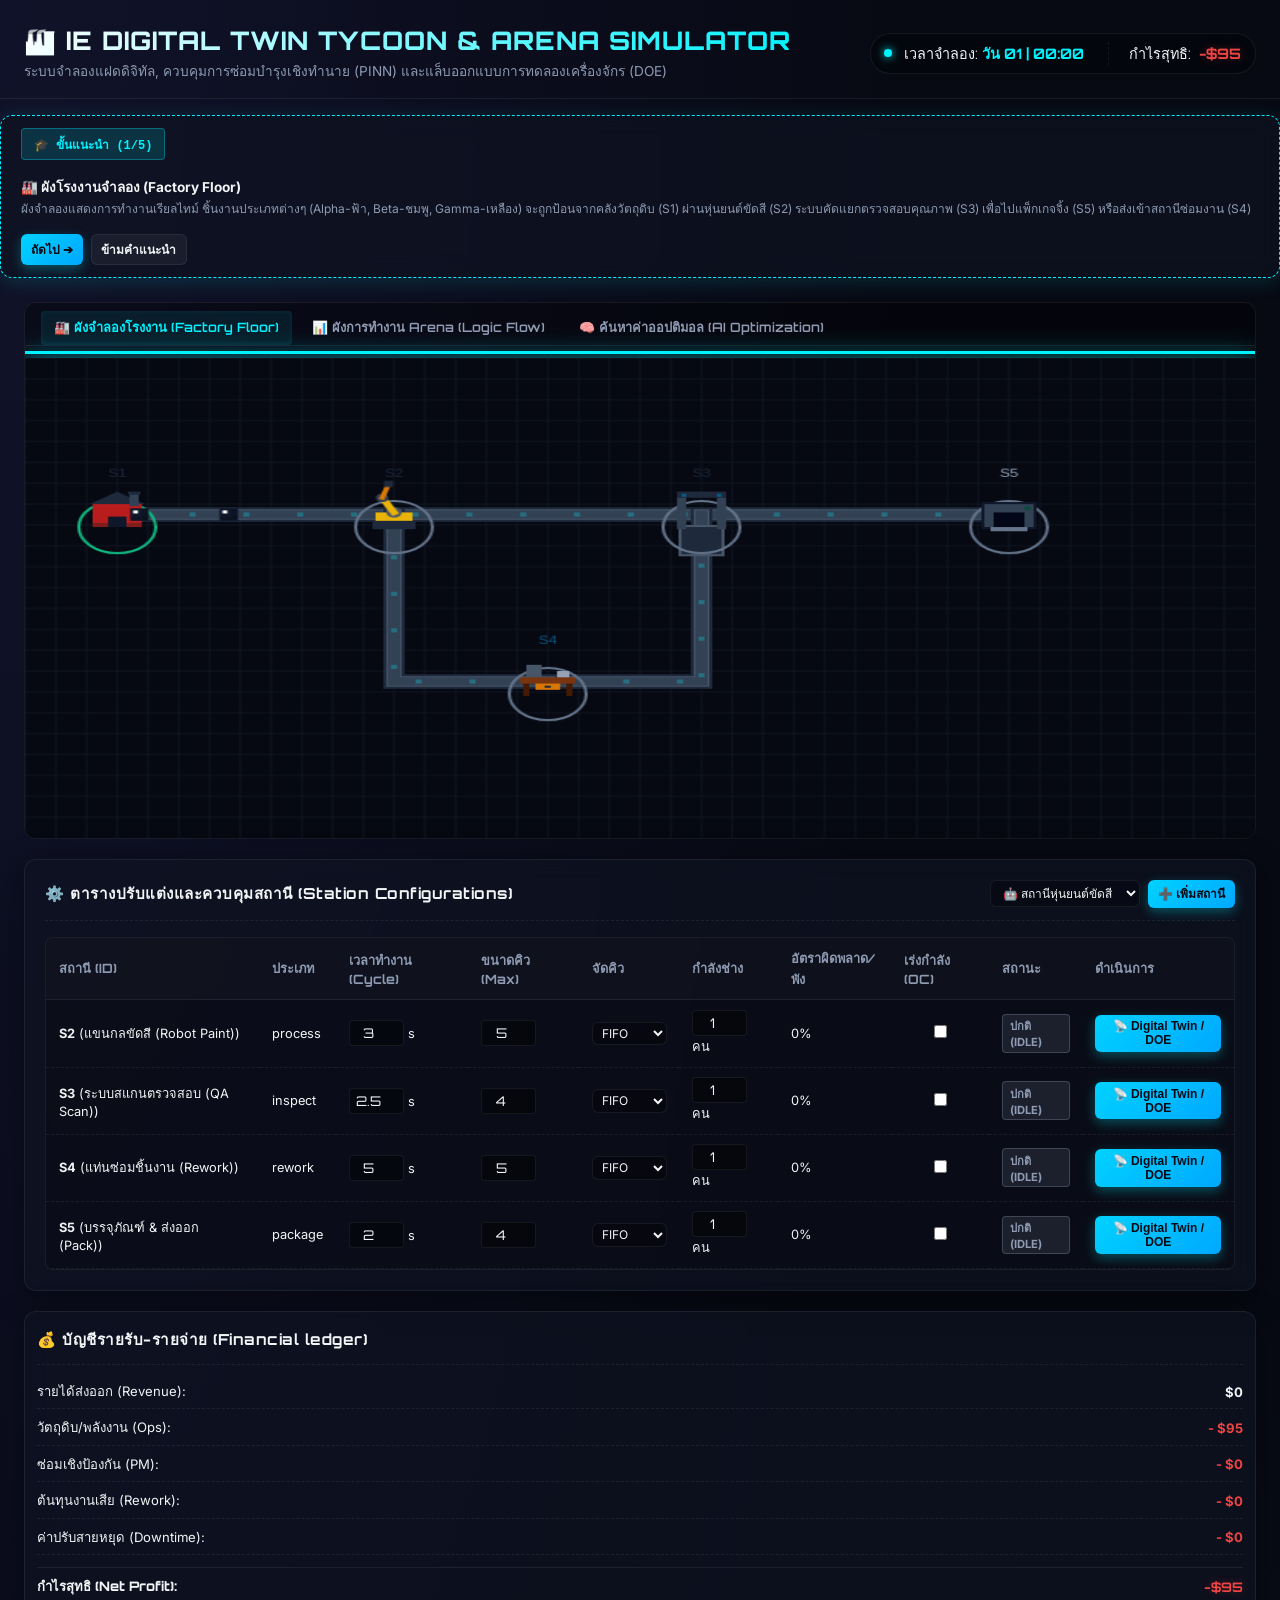
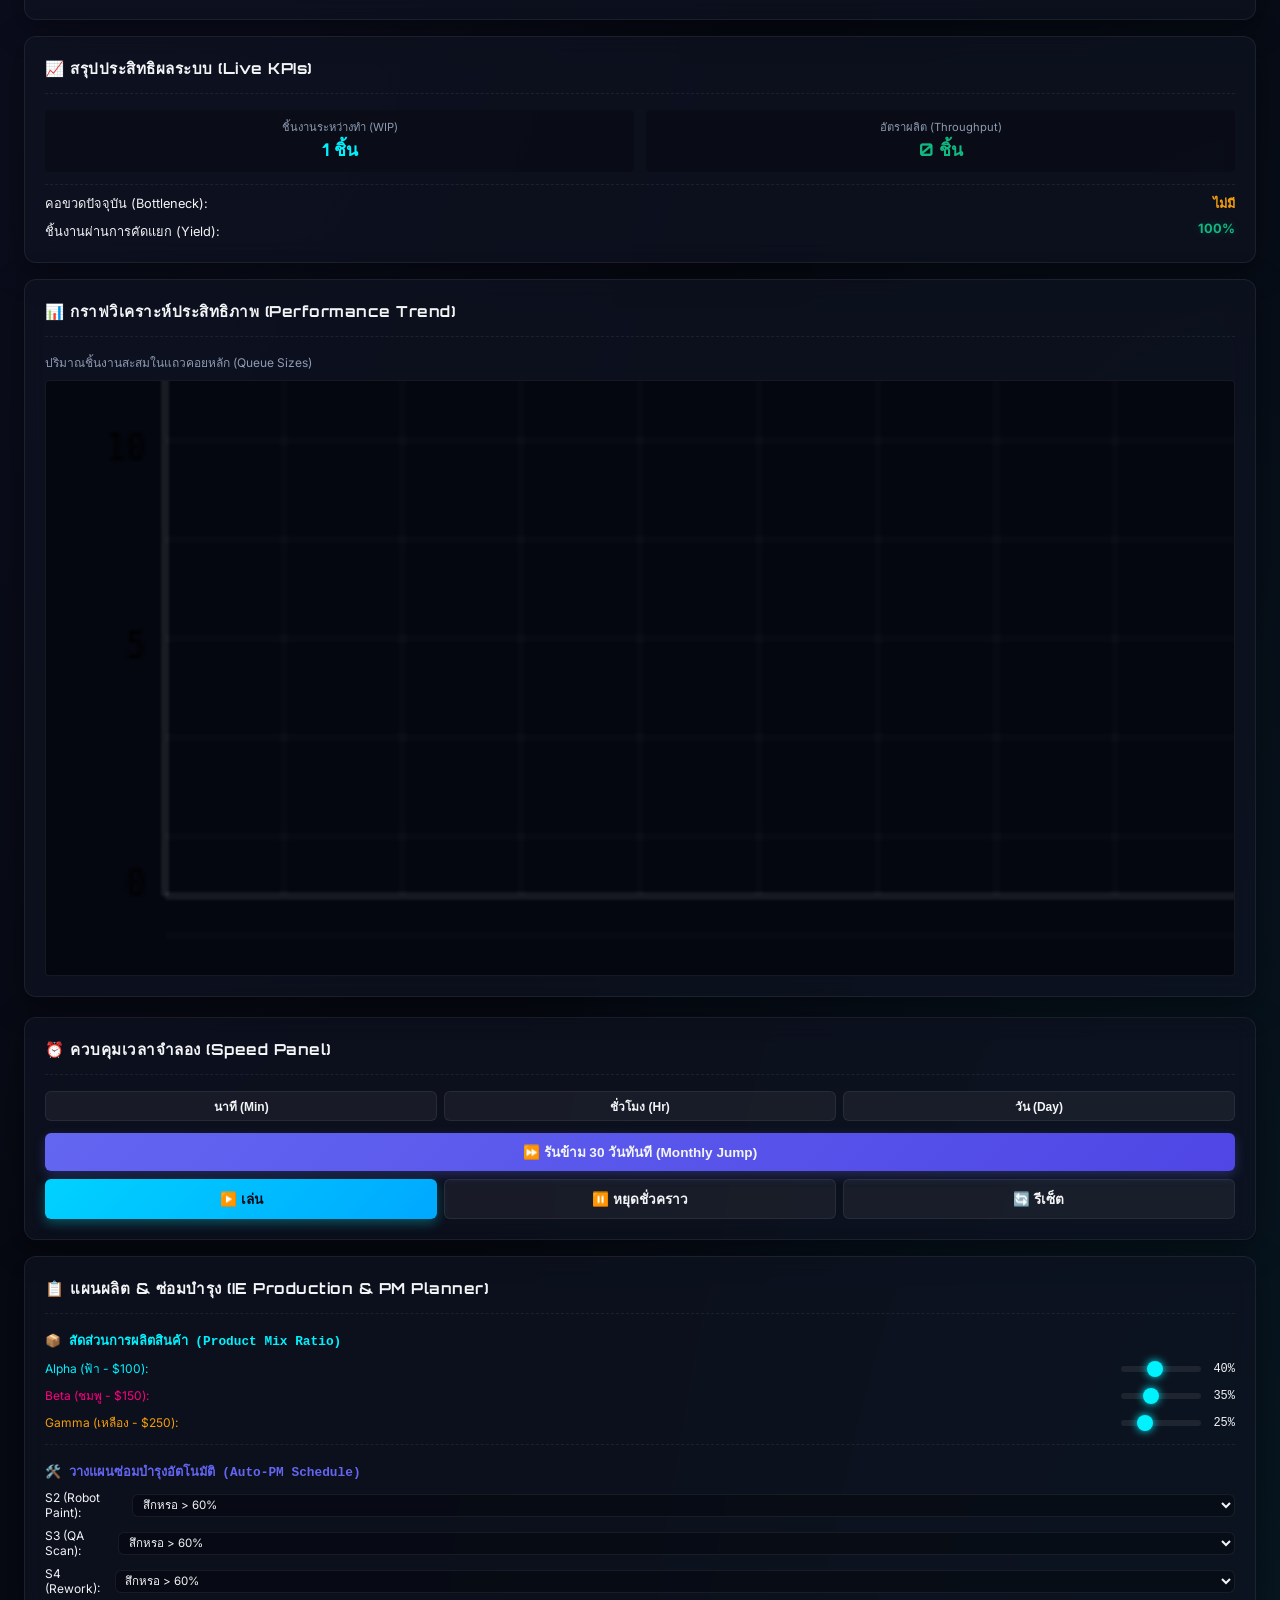
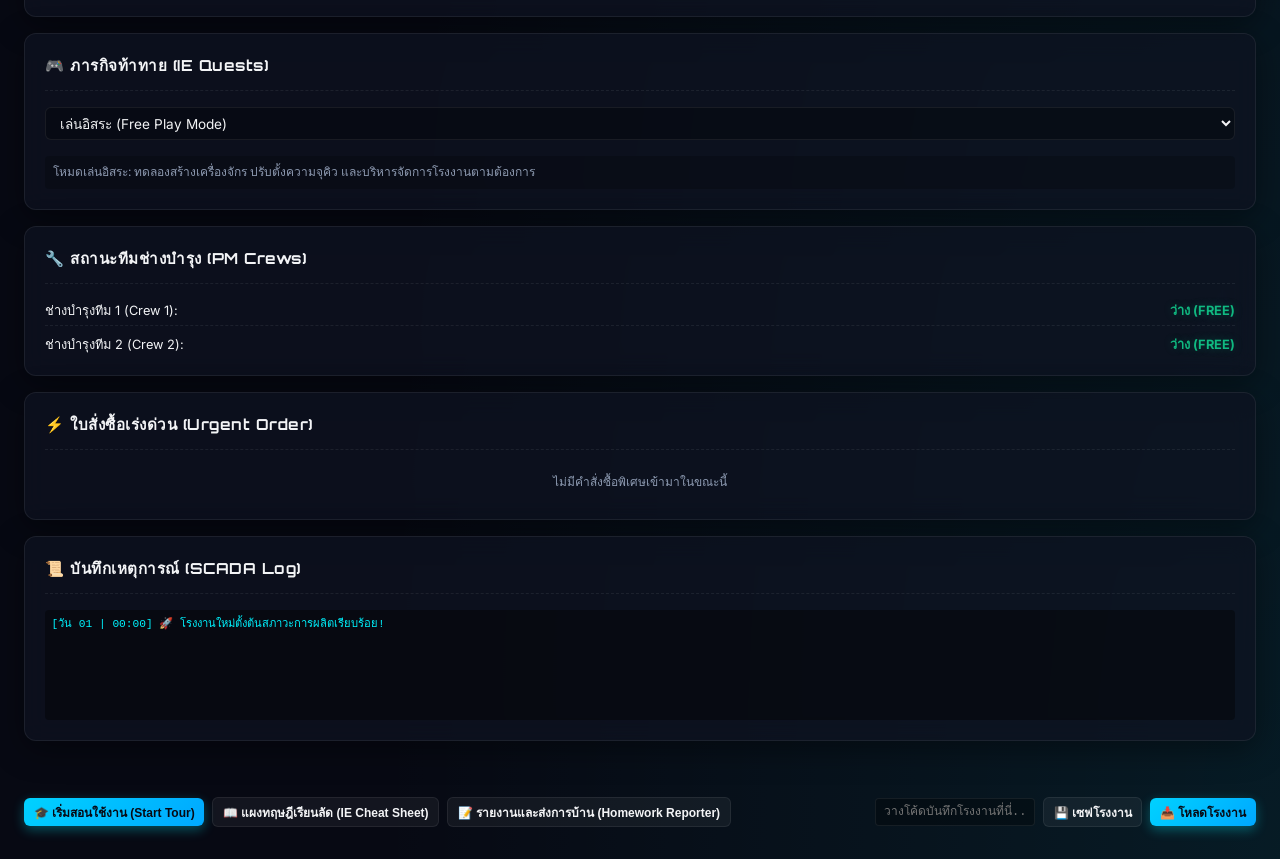
<file: arena-sim/index.html>
<!DOCTYPE html>
<html lang="th">
<head>
  <meta charset="UTF-8">
  <meta name="viewport" content="width=device-width, initial-scale=1.0">
  <title>IE Digital Twin Tycoon & SCADA Simulator</title>
  <link rel="stylesheet" href="style.css">
</head>
<body>

  <!-- Top Main Header -->
  <header class="main-header">
    <div class="header-title">
      <h1>🏭 IE DIGITAL TWIN TYCOON & ARENA SIMULATOR</h1>
      <p>ระบบจำลองแฝดดิจิทัล, ควบคุมการซ่อมบำรุงเชิงทำนาย (PINN) และแล็บออกแบบการทดลองเครื่องจักร (DOE)</p>
    </div>
    
    <div class="time-hud">
      <div class="time-pulse" id="time-pulse"></div>
      <div style="display: flex; gap: 1.5rem; align-items: center;">
        <div>
          <span>เวลาจำลอง: </span>
          <strong id="sim-clock" style="color: var(--color-cyan);">วัน 01 | 00:00</strong>
        </div>
        <div style="border-left: 1px dashed var(--border-color); padding-left: 1.25rem; display: flex; align-items: center; gap: 0.5rem;">
          <span>กำไรสุทธิ: </span>
          <strong id="hud-net-profit" class="profit-text">$0</strong>
        </div>
      </div>
    </div>
  </header>

  <!-- Floating Onboarding Tour Banner -->
  <div class="tutorial-banner" id="tutorial-banner">
    <div style="display: flex; align-items: center; gap: 1rem; flex-wrap: wrap; width: 100%;">
      <div style="background: rgba(0, 242, 254, 0.15); color: var(--color-cyan); padding: 0.35rem 0.75rem; border-radius: 4px; font-size: 0.75rem; font-weight: bold; border: 1px solid rgba(0, 242, 254, 0.3); font-family: monospace;">
        🎓 ขั้นแนะนำ (<span id="tour-step-num">1</span>/5)
      </div>
      <div style="flex-grow: 1; min-width: 250px;">
        <strong id="tour-step-title" style="color: var(--text-primary); font-size: 0.85rem; display: block; margin-bottom: 0.2rem;">ยินดีต้อนรับสู่ระบบจำลองโรงงานดิจิทัล</strong>
        <p id="tour-step-desc" style="color: var(--text-secondary); font-size: 0.75rem; margin: 0; line-height: 1.4;">หน้าผังโรงงานจำลอง (Factory Floor) แสดงสายพานลำเลียงเครื่องจักรและการจำลองคิวแบบเรียลไทม์ ชิ้นงานจะไหลจาก S1 ไปยัง S5</p>
      </div>
      <div style="display: flex; gap: 0.5rem;">
        <button class="btn btn-cyan btn-sm" id="btn-tour-next">ถัดไป ➔</button>
        <button class="btn btn-sm" id="btn-tour-skip">ข้ามคำแนะนำ</button>
      </div>
    </div>
  </div>

  <!-- Dashboard Container -->
  <main class="dashboard">

    <!-- LEFT COLUMN: CONTROLS & SCHEDULES -->
    <section>
      
      <!-- Time Speed Controls -->
      <div class="card">
        <div class="card-header">
          <h2 class="card-title">⏰ ควบคุมเวลาจำลอง (Speed Panel)</h2>
        </div>
        <div class="btn-group" style="margin-bottom: 0.75rem;">
          <button class="btn btn-sm active" id="btn-speed-min" title="1 วินาทีจริง = 1 นาทีจำลอง">นาที (Min)</button>
          <button class="btn btn-sm" id="btn-speed-hr" title="1 วินาทีจริง = 1 ชั่วโมงจำลอง">ชั่วโมง (Hr)</button>
          <button class="btn btn-sm" id="btn-speed-day" title="1 วินาทีจริง = 1 วันจำลอง">วัน (Day)</button>
        </div>
        <button class="btn btn-primary" id="btn-fast-forward" style="width: 100%; margin-bottom: 0.5rem;" title="ข้ามการคำนวณจำลองไปยังสิ้นเดือน 30 วันทันที">
          ⏩ รันข้าม 30 วันทันที (Monthly Jump)
        </button>
        <div class="btn-group">
          <button class="btn btn-cyan" id="btn-sim-play">▶️ เล่น</button>
          <button class="btn" id="btn-sim-pause">⏸️ หยุดชั่วคราว</button>
          <button class="btn" id="btn-sim-reset">🔄 รีเซ็ต</button>
        </div>
      </div>

      <!-- Production & PM Planner Card -->
      <div class="card" id="planner-card">
        <div class="card-header">
          <h2 class="card-title">📋 แผนผลิต & ซ่อมบำรุง (IE Production & PM Planner)</h2>
        </div>
        
        <!-- Section 1: Multi-Product Production Mix -->
        <div style="margin-bottom: 1rem; border-bottom: 1px dashed var(--border-color); padding-bottom: 0.75rem;">
          <h3 style="font-size: 0.8rem; color: var(--color-cyan); margin-bottom: 0.5rem; font-family: monospace;">📦 สัดส่วนการผลิตสินค้า (Product Mix Ratio)</h3>
          <div style="display: flex; flex-direction: column; gap: 0.5rem; font-size: 0.75rem;">
            <div style="display: flex; align-items: center; justify-content: space-between; gap: 0.5rem;">
              <span style="color: var(--color-cyan);">Alpha (ฟ้า - $100):</span>
              <div style="display: flex; align-items: center; gap: 0.25rem;">
                <input type="range" id="mix-alpha" min="0" max="100" value="40" style="width: 80px;" oninput="adjustProdMix('alpha')">
                <span id="mix-alpha-lbl" style="width: 30px; text-align: right; font-family: monospace;">40%</span>
              </div>
            </div>
            <div style="display: flex; align-items: center; justify-content: space-between; gap: 0.5rem;">
              <span style="color: var(--color-magenta);">Beta (ชมพู - $150):</span>
              <div style="display: flex; align-items: center; gap: 0.25rem;">
                <input type="range" id="mix-beta" min="0" max="100" value="35" style="width: 80px;" oninput="adjustProdMix('beta')">
                <span id="mix-beta-lbl" style="width: 30px; text-align: right; font-family: monospace;">35%</span>
              </div>
            </div>
            <div style="display: flex; align-items: center; justify-content: space-between; gap: 0.5rem;">
              <span style="color: var(--color-amber);">Gamma (เหลือง - $250):</span>
              <div style="display: flex; align-items: center; gap: 0.25rem;">
                <input type="range" id="mix-gamma" min="0" max="100" value="25" style="width: 80px;" oninput="adjustProdMix('gamma')">
                <span id="mix-gamma-lbl" style="width: 30px; text-align: right; font-family: monospace;">25%</span>
              </div>
            </div>
          </div>
        </div>

        <!-- Section 2: Automated PM Scheduler -->
        <div>
          <h3 style="font-size: 0.8rem; color: var(--color-indigo); margin-bottom: 0.5rem; font-family: monospace;">🛠️ วางแผนซ่อมบำรุงอัตโนมัติ (Auto-PM Schedule)</h3>
          <div style="display: flex; flex-direction: column; gap: 0.5rem; font-size: 0.75rem;">
            <div style="display: flex; justify-content: space-between; align-items: center;">
              <span>S2 (Robot Paint):</span>
              <select id="autopm-s2" style="font-size: 0.72rem; padding: 0.15rem 0.35rem;" onchange="updateAutoPmSettings()">
                <option value="off">ปิด (Manual)</option>
                <option value="40">สึกหรอ > 40%</option>
                <option value="60" selected>สึกหรอ > 60%</option>
                <option value="80">สึกหรอ > 80%</option>
              </select>
            </div>
            <div style="display: flex; justify-content: space-between; align-items: center;">
              <span>S3 (QA Scan):</span>
              <select id="autopm-s3" style="font-size: 0.72rem; padding: 0.15rem 0.35rem;" onchange="updateAutoPmSettings()">
                <option value="off">ปิด (Manual)</option>
                <option value="40">สึกหรอ > 40%</option>
                <option value="60" selected>สึกหรอ > 60%</option>
                <option value="80">สึกหรอ > 80%</option>
              </select>
            </div>
            <div style="display: flex; justify-content: space-between; align-items: center;">
              <span>S4 (Rework):</span>
              <select id="autopm-s4" style="font-size: 0.72rem; padding: 0.15rem 0.35rem;" onchange="updateAutoPmSettings()">
                <option value="off">ปิด (Manual)</option>
                <option value="40">สึกหรอ > 40%</option>
                <option value="60" selected>สึกหรอ > 60%</option>
                <option value="80">สึกหรอ > 80%</option>
              </select>
            </div>
          </div>
        </div>
      </div>

      <!-- Scenarios / Challenges -->
      <div class="card">
        <div class="card-header">
          <h2 class="card-title">🎮 ภารกิจท้าทาย (IE Quests)</h2>
        </div>
        <div class="form-group">
          <select id="select-challenge">
            <option value="free">เล่นอิสระ (Free Play Mode)</option>
            <option value="quest1">เควส 1: ทลายคอขวด (Bottleneck Buster)</option>
            <option value="quest2">เควส 2: ควบคุมคุณภาพ (Six Sigma Quest)</option>
            <option value="quest3">เควส 3: ปฏิวัติลีนไร้คิว (Zero-WIP Lean)</option>
          </select>
        </div>
        <div id="challenge-desc" style="font-size: 0.75rem; color: var(--text-secondary); line-height: 1.4; background: rgba(0,0,0,0.2); padding: 0.5rem; border-radius: 4px;">
          โหมดเล่นอิสระ: ทดลองสร้างเครื่องจักร ปรับตั้งความจุคิว และบริหารจัดการโรงงานตามต้องการ
        </div>
      </div>

      <!-- Maintenance Crews Status -->
      <div class="card">
        <div class="card-header">
          <h2 class="card-title">🔧 สถานะทีมช่างบำรุง (PM Crews)</h2>
        </div>
        <div style="display: flex; flex-direction: column; gap: 0.5rem; font-size: 0.8rem;">
          <div style="display: flex; justify-content: space-between; align-items: center; border-bottom: 1px dashed var(--border-color); padding-bottom: 0.25rem;">
            <span>ช่างบำรุงทีม 1 (Crew 1):</span>
            <strong id="crew1-status" class="profit-text">ว่าง (FREE)</strong>
          </div>
          <div style="display: flex; justify-content: space-between; align-items: center;">
            <span>ช่างบำรุงทีม 2 (Crew 2):</span>
            <strong id="crew2-status" class="profit-text">ว่าง (FREE)</strong>
          </div>
        </div>
      </div>

      <!-- Urgent Orders -->
      <div class="card">
        <div class="card-header">
          <h2 class="card-title">⚡ ใบสั่งซื้อเร่งด่วน (Urgent Order)</h2>
        </div>
        <div id="urgent-order-box" style="font-size: 0.75rem; line-height: 1.4; color: var(--text-secondary); text-align: center; padding: 0.5rem 0;">
          <span style="color: var(--text-secondary);">ไม่มีคำสั่งซื้อพิเศษเข้ามาในขณะนี้</span>
        </div>
      </div>

      <!-- Event Journal Log -->
      <div class="card">
        <div class="card-header">
          <h2 class="card-title">📜 บันทึกเหตุการณ์ (SCADA Log)</h2>
        </div>
        <div id="scada-journal" style="height: 110px; overflow-y: auto; font-family: monospace; font-size: 0.7rem; color: var(--color-cyan); line-height: 1.5; background: rgba(0,0,0,0.4); padding: 0.4rem; border-radius: 4px;">
          <div>[00:00 วัน 01] ยินดีต้อนรับสู่ระบบจำลอง Digital Twin...</div>
          <div>[00:00 วัน 01] ตั้งค่าโหมดความเร็วเริ่มต้นแบบรายวัน</div>
        </div>
      </div>

    </section>

    <!-- CENTER COLUMN: VISUAL SIMULATOR (FACTORY FLOOR) -->
    <section style="display: flex; flex-direction: column; gap: 1.25rem;">
      
      <!-- Alarm Warning Banner -->
      <div class="emergency-banner" id="alarm-banner">
        <div style="display: flex; align-items: center; gap: 0.5rem;">
          <span style="font-size: 1.2rem;">⚠️</span>
          <div>
            <strong style="color: var(--text-primary); font-size: 0.85rem;" id="alarm-title">เกิดข้อบกพร่องสะสมที่เครื่องจักร!</strong>
            <div style="font-size: 0.75rem; color: var(--text-secondary);" id="alarm-subtitle">กรุณากดจัดการเพื่อหลีกเลี่ยงการพังและค่าปรับ</div>
          </div>
        </div>
        <button class="btn btn-cyan btn-sm" id="btn-alarm-fix">🔧 แก้ไขด่วน (Click to Fix)</button>
      </div>

      <!-- Canvas Panel -->
      <div class="view-wrapper">
        <div class="tabs-nav" style="padding: 0.5rem 1rem 0 1rem; border-bottom: 1px solid var(--border-color);">
          <button class="tab-btn active" id="tab-floor-btn">🏭 ผังจำลองโรงงาน (Factory Floor)</button>
          <button class="tab-btn" id="tab-logic-btn">📊 ผังการทำงาน Arena (Logic Flow)</button>
          <button class="tab-btn" id="tab-opt-btn">🧠 ค้นหาค่าออปติมอล (AI Optimization)</button>
        </div>

        <!-- Factory Floor Canvas View -->
        <div class="tab-content active" id="tab-floor">
          <canvas class="simulation-canvas" id="simulation-canvas" width="800" height="460"></canvas>
        </div>

        <!-- Logic Block View -->
        <div class="tab-content" id="tab-logic" style="padding: 1.5rem; background: #060912; min-height: 460px; font-family: monospace;">
          <div id="logic-flow-view" style="display: flex; flex-direction: column; gap: 1.5rem; justify-content: center; height: 100%;">
            <!-- Rendered in Javascript -->
          </div>
        </div>

        <!-- Metaheuristics Optimization View -->
        <div class="tab-content" id="tab-opt" style="padding: 1.5rem; background: #060912; min-height: 460px; font-family: monospace;">
          <div style="display: grid; grid-template-columns: 1.2fr 1fr; gap: 1.5rem; height: 100%;">
            
            <!-- Left: Settings & Controls -->
            <div style="display: flex; flex-direction: column; justify-content: space-between;">
              <div>
                <h3 style="color: var(--color-cyan); font-size: 0.95rem; margin-bottom: 0.75rem; border-bottom: 1px solid rgba(255,255,255,0.05); padding-bottom: 0.25rem;">🧠 ค้นหาค่าตั้งค่าสถานีที่ดีที่สุดด้วย AI (Metaheuristics Optimizer)</h3>
                <p style="font-size: 0.72rem; color: var(--text-secondary); line-height: 1.45; margin-bottom: 0.75rem;">
                  ในวิศวกรรมการผลิต การปรับสมดุลสายการผลิต (Line Balancing) มีตัวแปรขัดแย้งกันจำนวนมาก การจำลองแบบ Metaheuristics สามารถหาคำตอบใกล้เคียงจุดที่เหมาะสมที่สุด (Near-Optimal) เพื่อนำมาตั้งค่า Cycle Time และขนาดคิวของแต่ละสถานี
                </p>
                
                <div style="margin-bottom: 0.5rem;">
                  <label style="font-size: 0.72rem; color: var(--text-primary); display: block; margin-bottom: 0.2rem;">1. เลือกเมตาฮิวริสติกส์ (Metaheuristic Algorithm):</label>
                  <select id="opt-algo" style="font-size: 0.72rem; width: 100%; padding: 0.25rem 0.5rem; background: #0d1222; border: 1px solid var(--border-color); color: #fff; outline: none; border-radius: 4px;">
                    <option value="sa">Simulated Annealing (SA) - การอบชุบเหล็กจำลอง</option>
                    <option value="ga">Genetic Algorithm (GA) - อัลกอริทึมพันธุกรรม</option>
                  </select>
                </div>
                
                <div style="margin-bottom: 0.75rem;">
                  <label style="font-size: 0.72rem; color: var(--text-primary); display: block; margin-bottom: 0.2rem;">2. เป้าหมายการคำนวณ (Objective Optimization):</label>
                  <select id="opt-obj" style="font-size: 0.72rem; width: 100%; padding: 0.25rem 0.5rem; background: #0d1222; border: 1px solid var(--border-color); color: #fff; outline: none; border-radius: 4px;">
                    <option value="profit">Maximize Net Profit (หาผลกำไรรวมสูงสุด)</option>
                    <option value="wip">Minimize Avg WIP (ลดชิ้นงานค้างในไลน์ต่ำสุด)</option>
                  </select>
                </div>
              </div>
              
              <div>
                <button class="btn btn-cyan" id="btn-opt-run" style="width: 100%; font-weight: bold; font-size: 0.8rem; padding: 0.5rem;">⚡ เริ่มคำนวณหาค่าออปติมอล (Run Optimization)</button>
              </div>
            </div>
            
            <!-- Right: Live Convergence Curve & Results -->
            <div style="background: rgba(0,0,0,0.35); border: 1px solid var(--border-color); padding: 0.75rem; border-radius: 8px; display: flex; flex-direction: column; justify-content: space-between; min-height: 380px;">
              <div>
                <h4 style="font-size: 0.75rem; color: var(--text-primary); margin-bottom: 0.4rem; font-family: monospace;">📈 กราฟแสดงความก้าวหน้าคำตอบ (Convergence Curve)</h4>
                <canvas id="opt-chart-canvas" width="280" height="130" style="background:#04070f; border: 1px solid rgba(255,255,255,0.05); border-radius: 4px; display: block; width: 100%; height: 130px;"></canvas>
                <div id="opt-progress-lbl" style="font-size: 0.7rem; color: var(--color-cyan); margin-top: 0.4rem; font-family: monospace; text-align: center;">สถานะ: รอสั่งการรัน...</div>
              </div>
              
              <div id="opt-results-box" style="display: none; border-top: 1px dashed rgba(255,255,255,0.1); padding-top: 0.5rem; margin-top: 0.4rem;">
                <span style="font-size: 0.75rem; font-weight: bold; color: var(--color-emerald); display: block; margin-bottom: 0.4rem;">🏆 คำตอบการตั้งค่าที่ดีที่สุด (Optimal Configuration)</span>
                <div style="display: grid; grid-template-columns: 1fr 1fr; gap: 0.4rem; font-size: 0.7rem; line-height: 1.4; color: var(--text-secondary); margin-bottom: 0.5rem;">
                  <div>S2 Cycle: <strong id="res-s2-c" style="color: var(--color-cyan);">-</strong></div>
                  <div>S2 Queue: <strong id="res-s2-q" style="color: var(--color-cyan);">-</strong></div>
                  <div>S3 Cycle: <strong id="res-s3-c" style="color: var(--color-cyan);">-</strong></div>
                  <div>S3 Queue: <strong id="res-s3-q" style="color: var(--color-cyan);">-</strong></div>
                  <div>S4 Cycle: <strong id="res-s4-c" style="color: var(--color-cyan);">-</strong></div>
                  <div>S4 Queue: <strong id="res-s4-q" style="color: var(--color-cyan);">-</strong></div>
                </div>
                <button class="btn btn-cyan btn-sm" id="btn-opt-apply" style="width: 100%; font-size: 0.72rem;">📥 ใช้งานการตั้งค่าออปติมอลนี้ทันที</button>
              </div>
            </div>
            
          </div>
        </div>
      </div>

      <!-- Config & Data Table -->
      <div class="card" style="margin-bottom: 0;">
        <div class="card-header" style="flex-wrap: wrap; gap: 1rem;">
          <h2 class="card-title">⚙️ ตารางปรับแต่งและควบคุมสถานี (Station Configurations)</h2>
          <div style="display: flex; gap: 0.5rem; align-items: center;">
            <select id="add-station-type" style="width: 150px; padding: 0.25rem 0.5rem; font-size: 0.75rem;">
              <option value="process">🤖 สถานีหุ่นยนต์ขัดสี</option>
              <option value="inspect">🔍 สถานีสแกนตรวจสอบ</option>
              <option value="rework">🔄 สถานีซ่อมแก้งาน</option>
            </select>
            <button class="btn btn-cyan btn-sm" id="btn-add-station">➕ เพิ่มสถานี</button>
          </div>
        </div>
        <div class="table-wrapper">
          <table class="scada-table" id="table-stations">
            <thead>
              <tr>
                <th>สถานี (ID)</th>
                <th>ประเภท</th>
                <th>เวลาทำงาน (Cycle)</th>
                <th>ขนาดคิว (Max)</th>
                <th>จัดคิว</th>
                <th>กำลังช่าง</th>
                <th>อัตราผิดพลาด/พัง</th>
                <th>เร่งกำลัง (OC)</th>
                <th>สถานะ</th>
                <th>ดำเนินการ</th>
              </tr>
            </thead>
            <tbody id="table-stations-body">
              <!-- Dynamically populated via JS -->
            </tbody>
          </table>
        </div>
      </div>

    </section>

    <!-- RIGHT COLUMN: FINANCIAL LEDGER & KPIS -->
    <section>
      
      <!-- Financial Ledger -->
      <div class="card ledger-card">
        <div class="card-header">
          <h2 class="card-title">💰 บัญชีรายรับ-รายจ่าย (Financial ledger)</h2>
        </div>
        <div class="ledger-list">
          <div class="ledger-item">
            <span>รายได้ส่งออก (Revenue):</span>
            <strong id="led-revenue">$0</strong>
          </div>
          <div class="ledger-item">
            <span>วัตถุดิบ/พลังงาน (Ops):</span>
            <strong id="led-ops" style="color: var(--color-rose);">- $0</strong>
          </div>
          <div class="ledger-item">
            <span>ซ่อมเชิงป้องกัน (PM):</span>
            <strong id="led-pm" style="color: var(--color-rose);">- $0</strong>
          </div>
          <div class="ledger-item">
            <span>ต้นทุนงานเสีย (Rework):</span>
            <strong id="led-rework" style="color: var(--color-rose);">- $0</strong>
          </div>
          <div class="ledger-item">
            <span>ค่าปรับสายหยุด (Downtime):</span>
            <strong id="led-downtime" style="color: var(--color-rose);">- $0</strong>
          </div>
          <div class="ledger-item net-profit">
            <span>กำไรสุทธิ (Net Profit):</span>
            <strong id="led-net" class="profit-text">$0</strong>
          </div>
        </div>
      </div>

      <!-- Realtime KPI Counters -->
      <div class="card">
        <div class="card-header">
          <h2 class="card-title">📈 สรุปประสิทธิผลระบบ (Live KPIs)</h2>
        </div>
        <div style="display: grid; grid-template-columns: 1fr 1fr; gap: 0.75rem; font-size: 0.8rem; margin-bottom: 0.75rem;">
          <div style="background: rgba(0,0,0,0.2); padding: 0.5rem; border-radius: 4px; text-align: center;">
            <span style="color: var(--text-secondary); display: block; font-size: 0.7rem;">ชิ้นงานระหว่างทำ (WIP)</span>
            <strong id="kpi-wip" style="font-family: var(--font-mono); font-size: 1.1rem; color: var(--color-cyan);">0 ชิ้น</strong>
          </div>
          <div style="background: rgba(0,0,0,0.2); padding: 0.5rem; border-radius: 4px; text-align: center;">
            <span style="color: var(--text-secondary); display: block; font-size: 0.7rem;">อัตราผลิต (Throughput)</span>
            <strong id="kpi-throughput" style="font-family: var(--font-mono); font-size: 1.1rem; color: var(--color-emerald);">0 ชิ้น</strong>
          </div>
        </div>
        <div style="font-size: 0.8rem; display: flex; flex-direction: column; gap: 0.4rem; padding-top: 0.5rem; border-top: 1px dashed var(--border-color);">
          <div style="display: flex; justify-content: space-between;">
            <span>คอขวดปัจจุบัน (Bottleneck):</span>
            <strong id="kpi-bottleneck" style="color: var(--color-amber);">ไม่มี</strong>
          </div>
          <div style="display: flex; justify-content: space-between;">
            <span>ชิ้นงานผ่านการคัดแยก (Yield):</span>
            <strong id="kpi-yield" style="color: var(--color-emerald);">100%</strong>
          </div>
        </div>
      </div>

      <!-- Live Charts Widget -->
      <div class="card" style="margin-bottom: 0;">
        <div class="card-header">
          <h2 class="card-title">📊 กราฟวิเคราะห์ประสิทธิภาพ (Performance Trend)</h2>
        </div>
        <div style="display: flex; justify-content: space-between; font-size: 0.75rem; margin-bottom: 0.5rem; color: var(--text-secondary);">
          <span>ปริมาณชิ้นงานสะสมในแถวคอยหลัก (Queue Sizes)</span>
        </div>
        <canvas id="live-chart-canvas" width="300" height="150" style="background:#04070f; border: 1px solid var(--border-color); border-radius: 4px; display: block; width: 100%;"></canvas>
      </div>

    </section>

  </main>

  <!-- Save/Load Configuration Bar -->
  <div style="max-width: 1600px; margin: 1rem auto 0 auto; padding: 0 1.5rem; display: flex; justify-content: space-between; align-items: center; flex-wrap: wrap; gap: 1rem;">
    <div style="display: flex; gap: 0.5rem; align-items: center;">
      <button class="btn btn-sm btn-cyan" id="btn-tour-start">🎓 เริ่มสอนใช้งาน (Start Tour)</button>
      <button class="btn btn-sm" id="btn-guide-toggle">📖 แผงทฤษฎีเรียนลัด (IE Cheat Sheet)</button>
      <button class="btn btn-sm" id="btn-export-homework">📝 รายงานและส่งการบ้าน (Homework Reporter)</button>
    </div>
    <div style="display: flex; gap: 0.5rem; align-items: center;">
      <input type="text" id="input-state-code" placeholder="วางโค้ดบันทึกโรงงานที่นี่..." style="background: rgba(0,0,0,0.3); border: 1px solid var(--border-color); color: var(--text-primary); font-size: 0.75rem; padding: 0.35rem 0.50rem; border-radius: 4px; width: 160px; outline: none; font-family: monospace;">
      <button class="btn btn-sm" id="btn-save-code">💾 เซฟโรงงาน</button>
      <button class="btn btn-sm btn-cyan" id="btn-load-code">📥 โหลดโรงงาน</button>
    </div>
  </div>

  <!-- DIGITAL TWIN / MACHINE CONFIGURATION MODAL -->
  <div class="modal-overlay" id="twin-modal">
    <div class="modal-card">
      <div class="modal-header">
        <h3 class="modal-title" id="twin-machine-title">🤖 ห้องควบคุมแฝดดิจิทัล: MACHINE 1</h3>
        <button class="modal-close" id="btn-close-twin">&times;</button>
      </div>
      <div class="modal-body">
        <div class="twin-grid">
          
          <!-- Left: IoT Sensors -->
          <div class="iot-panel">
            <h4 style="font-family: var(--font-mono); font-size: 0.85rem; color: var(--color-cyan); margin-bottom: 0.75rem; border-bottom: 1px solid rgba(255,255,255,0.05); padding-bottom: 0.25rem;">📡 สัญญาณเซนเซอร์เรียลไทม์ (IoT Sensors)</h4>
            <div class="oscilloscope-container">
              <canvas class="oscilloscope-canvas" id="twin-oscilloscope"></canvas>
            </div>
            <div style="margin-top: 0.75rem; display: flex; flex-direction: column; gap: 0.5rem;">
              <div class="sensor-gauge">
                <span>ความสั่นสะเทือนรวม (Vibration RMS):</span>
                <strong id="twin-vibe-val">1.2 mm/s</strong>
              </div>
              <div class="sensor-gauge">
                <span>อุณหภูมิห้องเครื่อง (Temperature):</span>
                <strong id="twin-temp-val">38.4 °C</strong>
              </div>
              <div class="sensor-gauge">
                <span>อัตราการสึกหรอสะสม (Wear level):</span>
                <strong id="twin-wear-val" style="color: var(--color-amber);">10%</strong>
              </div>
              <div style="height: 6px; background: rgba(255,255,255,0.05); border-radius: 3px; overflow: hidden; border: 1px solid var(--border-color);">
                <div id="twin-wear-bar" style="height: 100%; width: 10%; background: linear-gradient(90deg, var(--color-emerald), var(--color-amber)); transition: width 0.3s;"></div>
              </div>
            </div>
          </div>

          <!-- Right: PINN & PM Plan -->
          <div class="iot-panel" style="display: flex; flex-direction: column; justify-content: space-between;">
            <div>
              <h4 style="font-family: var(--font-mono); font-size: 0.85rem; color: var(--color-indigo); margin-bottom: 0.75rem; border-bottom: 1px solid rgba(255,255,255,0.05); padding-bottom: 0.25rem;">🧠 ตัวทำนายความเสี่ยงฟิสิกส์ (PINN Diagnostics)</h4>
              <div style="background: rgba(0,0,0,0.3); border: 1px solid var(--border-color); padding: 0.75rem; border-radius: 6px; font-size: 0.8rem; line-height: 1.5; color: var(--text-secondary);">
                <div>เวลาทำงานก่อนเครื่องพัง (Estimated TTF):</div>
                <strong id="twin-ttf" style="font-family: var(--font-mono); font-size: 1.15rem; color: var(--color-cyan); display: block; margin: 0.25rem 0;">45.2 ชั่วโมง</strong>
                <div id="twin-pinn-advice" style="font-size: 0.72rem; color: var(--color-emerald); border-top: 1px dashed rgba(255,255,255,0.05); padding-top: 0.4rem; margin-top: 0.4rem;">
                  ✅ ข้อมูลความสั่นสะเทือนสอดคล้องกับขอบเขตมาตรฐาน ISO 10816 ระดับสภาวะปกติ (Zone A) ไม่พบความเสี่ยงชำรุดระยะใกล้
                </div>
              </div>
            </div>

            <!-- Preventive Maintenance Dispatch Controls -->
            <div style="margin-top: 1rem; border-top: 1px solid rgba(255,255,255,0.05); padding-top: 0.75rem;">
              <span style="font-size: 0.8rem; font-weight: bold; display: block; margin-bottom: 0.5rem; color: var(--text-primary);">🛠️ ส่งพนักงานซ่อมบำรุงเชิงป้องกัน (Schedule PM)</span>
              <div style="display: grid; grid-template-columns: 1fr 1fr; gap: 0.4rem; margin-bottom: 0.4rem;">
                <button class="btn btn-sm" id="btn-pm-lube" title="หยอดน้ำมันหล่อลื่น ลดความร้อนและลดความสึกหรอเบื้องต้น">💧 หยอดน้ำมัน ($50)</button>
                <button class="btn btn-sm" id="btn-pm-calib" title="ตั้งค่าสอบเทียบเครื่องมือ ลดการแกว่งและการสั่นสะเทือนชั่วคราว">🎯 สอบเทียบเครื่อง ($150)</button>
              </div>
              <button class="btn btn-cyan btn-sm" id="btn-pm-overhaul" style="width: 100%;" title="ซ่อมแซมใหญ่เปลี่ยนลูกปืนแกนหมุน รีเซ็ตค่าความสึกหรอกลับเป็น 0%">⚙️ ยกเครื่องใหม่ - Overhaul ($500)</button>
            </div>
          </div>

        </div>

        <!-- Bottom: DOE Laboratory -->
        <div class="iot-panel" style="margin-top: 1.25rem;">
          <h4 style="font-family: var(--font-mono); font-size: 0.85rem; color: var(--color-amber); margin-bottom: 0.75rem; border-bottom: 1px solid rgba(255,255,255,0.05); padding-bottom: 0.25rem;">🔬 แบบจำลองการออกแบบการทดลองประจำสถานี (Factorial DOE Lab)</h4>
          <p style="font-size: 0.75rem; color: var(--text-secondary); margin-bottom: 0.75rem; line-height: 1.4;">
            ทดลองปรับตั้งค่า **ความเร็วการผลิต (Factor A)** และ **การใช้สารหล่อลื่น (Factor B)** เพื่อวิเคราะห์ผลกระทบ (Main Effects) ที่เหมาะสมที่สุดในการลดอัตรารวมของแรงสั่นสะเทือน
          </p>
          <div style="display: flex; gap: 1.25rem; align-items: start; flex-wrap: wrap;">
            
            <div style="flex: 2; min-width: 250px;">
              <table class="scada-table" style="font-size: 0.75rem;">
                <thead>
                  <tr style="height: 30px;">
                    <th style="padding: 0.3rem 0.5rem;">Trial</th>
                    <th style="padding: 0.3rem 0.5rem; text-align: center;">ความเร็ว (A)</th>
                    <th style="padding: 0.3rem 0.5rem; text-align: center;">การหล่อลื่น (B)</th>
                    <th style="padding: 0.3rem 0.5rem; text-align: center;">การสั่นสะเทือน (Vibe)</th>
                    <th style="padding: 0.3rem 0.5rem; text-align: center;">เวลารอบ (Cycle)</th>
                  </tr>
                </thead>
                <tbody>
                  <tr>
                    <td style="padding: 0.3rem 0.5rem;">1 (A- / B-)</td>
                    <td style="padding: 0.3rem 0.5rem; text-align: center; color: var(--color-rose);">ต่ำ (50%)</td>
                    <td style="padding: 0.3rem 0.5rem; text-align: center; color: var(--color-rose);">น้อย (20%)</td>
                    <td style="padding: 0.3rem 0.5rem; text-align: center;" id="doe-t1-v">-</td>
                    <td style="padding: 0.3rem 0.5rem; text-align: center;" id="doe-t1-c">-</td>
                  </tr>
                  <tr>
                    <td style="padding: 0.3rem 0.5rem;">2 (A+ / B-)</td>
                    <td style="padding: 0.3rem 0.5rem; text-align: center; color: var(--color-emerald);">สูง (100%)</td>
                    <td style="padding: 0.3rem 0.5rem; text-align: center; color: var(--color-rose);">น้อย (20%)</td>
                    <td style="padding: 0.3rem 0.5rem; text-align: center;" id="doe-t2-v">-</td>
                    <td style="padding: 0.3rem 0.5rem; text-align: center;" id="doe-t2-c">-</td>
                  </tr>
                  <tr>
                    <td style="padding: 0.3rem 0.5rem;">3 (A- / B+)</td>
                    <td style="padding: 0.3rem 0.5rem; text-align: center; color: var(--color-rose);">ต่ำ (50%)</td>
                    <td style="padding: 0.3rem 0.5rem; text-align: center; color: var(--color-emerald);">มาก (80%)</td>
                    <td style="padding: 0.3rem 0.5rem; text-align: center;" id="doe-t3-v">-</td>
                    <td style="padding: 0.3rem 0.5rem; text-align: center;" id="doe-t3-c">-</td>
                  </tr>
                  <tr>
                    <td style="padding: 0.3rem 0.5rem;">4 (A+ / B+)</td>
                    <td style="padding: 0.3rem 0.5rem; text-align: center; color: var(--color-emerald);">สูง (100%)</td>
                    <td style="padding: 0.3rem 0.5rem; text-align: center; color: var(--color-emerald);">มาก (80%)</td>
                    <td style="padding: 0.3rem 0.5rem; text-align: center;" id="doe-t4-v">-</td>
                    <td style="padding: 0.3rem 0.5rem; text-align: center;" id="doe-t4-c">-</td>
                  </tr>
                </tbody>
              </table>
              <div style="display: flex; gap: 0.5rem; margin-top: 0.75rem;">
                <button class="btn btn-cyan btn-sm" id="btn-doe-run-local">🔬 รันการทดลอง 2² (Run Trials) ($200)</button>
                <button class="btn btn-sm" id="btn-doe-apply-local" disabled>📥 บันทึกค่าที่เหมาะสมที่สุด (Apply Optimal)</button>
              </div>
            </div>

            <!-- Mini effects chart rendering -->
            <div style="flex: 1.5; min-width: 200px; display: flex; flex-direction: column; gap: 0.5rem; height: 130px; justify-content: center; background: rgba(0,0,0,0.2); padding: 0.75rem; border-radius: 6px; border: 1px solid var(--border-color);">
              <div style="font-size: 0.7rem; color: var(--text-secondary); text-align: center; margin-bottom: 0.25rem;">ผลกระทบหลักต่อการสั่นสะเทือน (Vibe Effects)</div>
              
              <div style="display: flex; align-items: center; font-size: 0.7rem;">
                <span style="width: 120px;">A: ความเร็วการผลิต</span>
                <div style="flex-grow: 1; height: 10px; background: rgba(255,255,255,0.05); border-radius: 5px; overflow: hidden; border: 1px solid var(--border-color);">
                  <div id="doe-effect-a" style="height: 100%; width: 0%; background: var(--color-rose);"></div>
                </div>
                <span style="width: 40px; text-align: right;" id="doe-effect-a-val">0.0</span>
              </div>
              
              <div style="display: flex; align-items: center; font-size: 0.7rem;">
                <span style="width: 120px;">B: การใช้สารหล่อลื่น</span>
                <div style="flex-grow: 1; height: 10px; background: rgba(255,255,255,0.05); border-radius: 5px; overflow: hidden; border: 1px solid var(--border-color);">
                  <div id="doe-effect-b" style="height: 100%; width: 0%; background: var(--color-emerald);"></div>
                </div>
                <span style="width: 40px; text-align: right;" id="doe-effect-b-val">0.0</span>
              </div>
            </div>

          </div>
        </div>

      </div>
    </div>
  </div>

  <!-- MONTHLY EVALUATION SCORECARD MODAL -->
  <div class="modal-overlay" id="scorecard-modal">
    <div class="modal-card" style="max-width: 480px;">
      <div class="modal-header">
        <h3 class="modal-title">📊 รายงานสรุปผลงานวิศวกรประจำเดือน</h3>
        <button class="modal-close" id="btn-close-scorecard">&times;</button>
      </div>
      <div class="modal-body" style="text-align: center;">
        
        <div class="grade-circle" id="score-grade">A</div>
        <h4 id="score-title" style="font-family: var(--font-mono); font-size: 1.1rem; color: var(--text-primary); margin-bottom: 0.5rem;">ผลการดำเนินงานยอดเยี่ยม!</h4>
        <p id="score-desc" style="font-size: 0.8rem; color: var(--text-secondary); line-height: 1.5; margin-bottom: 1.25rem;">
          คุณสามารถนำพาสายการผลิตให้ได้กำไรสะสมสูงและหลีกเลี่ยงเหตุการณ์เครื่องจักรชำรุดเสียหายได้อย่างดีเยี่ยม สมดุลสายการผลิตอยู่ในระดับลีนสมบูรณ์แบบ
        </p>

        <div class="grading-grid">
          <div class="grading-item">
            <span>กำไรสุทธิสะสม</span>
            <strong id="score-net">$0</strong>
          </div>
          <div class="grading-item">
            <span>ความสมดุลสายผลิต</span>
            <strong id="score-balance">0%</strong>
          </div>
          <div class="grading-item">
            <span>เครื่องจักรทำงานต่อเนื่อง</span>
            <strong id="score-uptime">0%</strong>
          </div>
          <div class="grading-item">
            <span>ชิ้นงานผ่านเกณฑ์ QA</span>
            <strong id="score-yield">0%</strong>
          </div>
        </div>

        <button class="btn btn-cyan" id="btn-score-restart" style="width: 100%; margin-top: 1.5rem;">🔄 เล่นใหม่อีกครั้ง (Reset Game)</button>
        <button class="btn btn-indigo" id="btn-score-export-csv" style="width: 100%; margin-top: 0.5rem; display: flex; align-items: center; justify-content: center; gap: 0.5rem;" onclick="exportSimulationCsv()">📥 ส่งออกข้อมูลโรงงานเป็น CSV (Export CSV)</button>

      </div>
    </div>
  </div>

  <!-- FLOATING MANUAL OVERLAY (IE Cheat Sheet) -->
  <div class="manual-overlay" id="guide-manual">
    <div style="background: rgba(255,255,255,0.01); padding: 0.75rem 1rem; border-bottom: 1px solid var(--border-color); display: flex; justify-content: space-between; align-items: center; position: sticky; top: 0; background: #0d1222; z-index: 10;">
      <h3 style="font-family: var(--font-mono); font-size: 0.85rem; color: var(--color-indigo); display: flex; align-items: center; gap: 0.4rem;">📖 คู่มือความรู้เรียนลัด (IE Cheat Sheet)</h3>
      <button class="modal-close" id="btn-close-guide" style="font-size:1.1rem;">&times;</button>
    </div>
    <div style="padding: 1rem; font-size: 0.78rem; line-height: 1.6; color: var(--text-secondary); display: flex; flex-direction: column; gap: 0.75rem;">
      <div>
        <strong style="color: var(--text-primary);">1. การจัดสมดุลสายการผลิต (Line Balancing)</strong>
        <p>การกระจายโหลดงานในแต่ละเครื่องเพื่อแก้ปัญหาคอขวด (Bottleneck) โดยการปรับแต่ง Cycle Time ให้นิ่งและลดขนาดแถวคอยที่คั่งค้างเพื่อให้การส่งต่องานเป็นไปตาม Takt Time</p>
      </div>
      <div>
        <strong style="color: var(--text-primary);">2. มาตรฐานการสั่นสะเทือน ISO 10816</strong>
        <p>ใช้ประเมินสุขภาพเครื่องจักร: ค่าสั่นสะเทือน <strong style="color: var(--color-emerald);">0-1.8</strong> คือ Zone A (ปกติ), <strong style="color: var(--color-amber);">1.8-4.5</strong> คือ Zone B (เริ่มสึกหรอ) และ <strong style="color: var(--color-rose);">> 4.5</strong> คือ Zone C/D (อันตรายถึงพังชำรุด)</p>
      </div>
      <div>
        <strong style="color: var(--text-primary);">3. การบำรุงรักษาเชิงคาดการณ์ด้วย PINN</strong>
        <p>ตัวฟิสิกส์แฝดดิจิทัลจะประมวลผลอุณหภูมิสะสมที่ผันแปรตามความเสียดทานความเร็วเครื่องจักร และการแกว่งของการสั่นสะเทือนเพื่อส่งเสียงเตือนล่วงหน้าก่อนที่จะพังจริง (Downtime Penalty โดนปรับนาทีละ $500)</p>
      </div>
      <div>
        <strong style="color: var(--text-primary);">4. แล็บทดลองวิเคราะห์เครื่องจักร (Factorial DOE)</strong>
        <p>การปรับความเร็วผลิตและทาสารหล่อลื่นส่งผลขัดแย้งกัน การรันการทดลอง 4 ครั้งจะแสดงผล Main Effects ว่าปัจจัยใดส่งอิทธิพลต่อแรงสั่นสะเทือนมากที่สุด เพื่อเลือกระดับปรับตั้งค่าที่เหมาะสมที่สุด (Optimal Settings)</p>
      </div>
    </div>
  </div>

  <script src="app.js"></script>
</body>
</html>
</file>
<file: arena-sim/style.css>
/* Google Fonts: Inter (Sans) & Orbitron (Cyber Monospace) */
@import url('https://fonts.googleapis.com/css2?family=Inter:wght@300;400;500;600;700&family=Orbitron:wght@400;600;800;900&display=swap');

:root {
  --bg-primary: #070913;
  --bg-secondary: #0f1322;
  --bg-card: rgba(15, 19, 34, 0.7);
  --border-color: rgba(255, 255, 255, 0.07);
  --border-color-glow: rgba(0, 242, 254, 0.15);
  
  --text-primary: #f3f4f6;
  --text-secondary: #8e9bb2;
  
  /* Cyberpunk Neon Theme */
  --color-cyan: #00f2fe;
  --color-cyan-glow: rgba(0, 242, 254, 0.35);
  --color-emerald: #10b981;
  --color-emerald-glow: rgba(16, 185, 129, 0.35);
  --color-amber: #f59e0b;
  --color-amber-glow: rgba(245, 158, 11, 0.35);
  --color-rose: #ef4444;
  --color-rose-glow: rgba(239, 68, 68, 0.35);
  --color-indigo: #6366f1;
  --color-indigo-glow: rgba(99, 102, 241, 0.35);
  --color-magenta: #ff007f;
  --color-magenta-glow: rgba(255, 0, 127, 0.35);

  --font-sans: 'Inter', sans-serif;
  --font-mono: 'Orbitron', sans-serif;
  
  --shadow-neon: 0 0 15px var(--color-cyan-glow);
  --border-radius: 12px;
  --transition-speed: 0.25s;
}

* {
  box-sizing: border-box;
  margin: 0;
  padding: 0;
}

body {
  background-color: var(--bg-primary);
  background-image: 
    radial-gradient(at 0% 0%, rgba(99, 102, 241, 0.1) 0px, transparent 50%),
    radial-gradient(at 100% 100%, rgba(0, 242, 254, 0.08) 0px, transparent 50%);
  color: var(--text-primary);
  font-family: var(--font-sans);
  min-height: 100vh;
  overflow-x: hidden;
  padding-bottom: 2rem;
}

/* Custom Scrollbar */
::-webkit-scrollbar {
  width: 6px;
  height: 6px;
}
::-webkit-scrollbar-track {
  background: var(--bg-primary);
}
::-webkit-scrollbar-thumb {
  background: rgba(255, 255, 255, 0.1);
  border-radius: 3px;
}
::-webkit-scrollbar-thumb:hover {
  background: var(--color-cyan);
  box-shadow: 0 0 5px var(--color-cyan);
}

/* Layout Grid */
.dashboard {
  max-width: 1600px;
  margin: 0 auto;
  padding: 1.5rem;
  display: grid;
  grid-template-columns: 320px minmax(0, 1fr) 340px;
  gap: 1.25rem;
  align-items: start;
}

@media (max-width: 1300px) {
  .dashboard {
    grid-template-columns: 1fr;
  }
  .dashboard > section:nth-child(1) { order: 3; }
  .dashboard > section:nth-child(2) { order: 1; }
  .dashboard > section:nth-child(3) { order: 2; }
}

/* Header */
.main-header {
  max-width: 1600px;
  margin: 0 auto;
  padding: 1.5rem 1.5rem 0 1.5rem;
  display: flex;
  justify-content: space-between;
  align-items: center;
  border-bottom: 1px solid var(--border-color);
  padding-bottom: 1rem;
}

.header-title h1 {
  font-family: var(--font-mono);
  font-weight: 800;
  font-size: 1.6rem;
  letter-spacing: 1px;
  background: linear-gradient(135deg, #ffffff, var(--color-cyan));
  -webkit-background-clip: text;
  -webkit-text-fill-color: transparent;
  display: flex;
  align-items: center;
  gap: 0.5rem;
}

.header-title p {
  color: var(--text-secondary);
  font-size: 0.85rem;
  margin-top: 0.25rem;
}

/* Glass Cards */
.card {
  background: var(--bg-card);
  backdrop-filter: blur(12px);
  -webkit-backdrop-filter: blur(12px);
  border: 1px solid var(--border-color);
  border-radius: var(--border-radius);
  padding: 1.25rem;
  margin-bottom: 1rem;
  box-shadow: 0 8px 32px 0 rgba(0, 0, 0, 0.4);
  transition: border-color var(--transition-speed), box-shadow var(--transition-speed);
}

.card:hover {
  border-color: rgba(0, 242, 254, 0.2);
}

.card-header {
  display: flex;
  justify-content: space-between;
  align-items: center;
  margin-bottom: 1rem;
  border-bottom: 1px dashed var(--border-color);
  padding-bottom: 0.75rem;
}

.card-title {
  font-family: var(--font-mono);
  font-size: 0.95rem;
  font-weight: 700;
  color: var(--text-primary);
  display: flex;
  align-items: center;
  gap: 0.5rem;
  letter-spacing: 0.5px;
}

/* Dynamic Time Indicator */
.time-hud {
  font-family: var(--font-mono);
  display: flex;
  align-items: center;
  gap: 0.75rem;
  font-size: 0.9rem;
  background: rgba(0, 0, 0, 0.3);
  padding: 0.5rem 0.85rem;
  border-radius: 20px;
  border: 1px solid var(--border-color);
}

.time-pulse {
  width: 8px;
  height: 8px;
  border-radius: 50%;
  background: var(--color-cyan);
  box-shadow: 0 0 8px var(--color-cyan);
  animation: blink 1.5s infinite;
}

/* Forms & Inputs */
.form-group {
  margin-bottom: 1rem;
}

.form-label {
  display: flex;
  justify-content: space-between;
  color: var(--text-secondary);
  font-size: 0.8rem;
  margin-bottom: 0.4rem;
  font-weight: 500;
}

.form-val {
  color: var(--color-cyan);
  font-family: var(--font-mono);
  font-weight: bold;
}

input[type="range"] {
  -webkit-appearance: none;
  width: 100%;
  height: 6px;
  background: rgba(255, 255, 255, 0.08);
  border-radius: 3px;
  outline: none;
}

input[type="range"]::-webkit-slider-thumb {
  -webkit-appearance: none;
  width: 16px;
  height: 16px;
  border-radius: 50%;
  background: var(--color-cyan);
  cursor: pointer;
  box-shadow: 0 0 8px var(--color-cyan);
  transition: transform 0.1s;
}

input[type="range"]::-webkit-slider-thumb:hover {
  transform: scale(1.2);
}

select {
  width: 100%;
  background: rgba(0, 0, 0, 0.3);
  border: 1px solid var(--border-color);
  color: var(--text-primary);
  padding: 0.4rem 0.6rem;
  border-radius: 6px;
  font-size: 0.85rem;
  outline: none;
  font-family: var(--font-sans);
}

/* Buttons */
.btn {
  background: rgba(255, 255, 255, 0.05);
  border: 1px solid var(--border-color);
  color: var(--text-primary);
  padding: 0.5rem 1rem;
  border-radius: 6px;
  cursor: pointer;
  font-size: 0.85rem;
  font-weight: 600;
  display: inline-flex;
  align-items: center;
  justify-content: center;
  gap: 0.4rem;
  transition: all var(--transition-speed);
}

.btn:hover:not(:disabled) {
  background: rgba(255, 255, 255, 0.1);
  border-color: rgba(255, 255, 255, 0.2);
}

.btn-primary {
  background: linear-gradient(135deg, var(--color-indigo), #4f46e5);
  border: none;
  box-shadow: 0 4px 12px rgba(99, 102, 241, 0.3);
}

.btn-primary:hover:not(:disabled) {
  background: linear-gradient(135deg, #5356e6, #4338ca);
  box-shadow: 0 4px 16px rgba(99, 102, 241, 0.5);
}

.btn-cyan {
  background: linear-gradient(135deg, #00d2ff, #00a8ff);
  border: none;
  color: #070913;
  box-shadow: 0 4px 12px rgba(0, 242, 254, 0.3);
}

.btn-cyan:hover:not(:disabled) {
  background: linear-gradient(135deg, #33e7ff, #0099e6);
  box-shadow: 0 4px 16px rgba(0, 242, 254, 0.5);
}

.btn:disabled {
  opacity: 0.4;
  cursor: not-allowed;
}

.btn-group {
  display: grid;
  grid-template-columns: repeat(auto-fit, minmax(60px, 1fr));
  gap: 0.4rem;
}

.btn-sm {
  padding: 0.3rem 0.6rem;
  font-size: 0.75rem;
}

/* Tabs Navigation */
.tabs-nav {
  display: flex;
  gap: 0.5rem;
  margin-bottom: 0.75rem;
  border-bottom: 1px solid var(--border-color);
  padding-bottom: 0.5rem;
}

.tab-btn {
  background: none;
  border: none;
  color: var(--text-secondary);
  font-family: var(--font-mono);
  font-size: 0.8rem;
  font-weight: 600;
  padding: 0.4rem 0.8rem;
  cursor: pointer;
  border-radius: 4px;
  transition: all var(--transition-speed);
}

.tab-btn.active {
  color: var(--color-cyan);
  background: rgba(0, 242, 254, 0.08);
  box-shadow: inset 0 0 5px rgba(0, 242, 254, 0.1);
}

.tab-content {
  display: none;
}

.tab-content.active {
  display: block;
}

/* Main View Controls */
.view-wrapper {
  position: relative;
  background: rgba(0, 0, 0, 0.35);
  border-radius: var(--border-radius);
  border: 1px solid var(--border-color);
  overflow: hidden;
}

/* Canvas styling */
.simulation-canvas {
  display: block;
  background: #060912;
  width: 100%;
  height: 480px;
}

/* Dynamic Table Config */
.table-wrapper {
  overflow-x: auto;
  border: 1px solid var(--border-color);
  border-radius: 8px;
  background: rgba(0, 0, 0, 0.2);
}

.scada-table {
  width: 100%;
  border-collapse: collapse;
  text-align: left;
  font-size: 0.8rem;
}

.scada-table th {
  background: rgba(255, 255, 255, 0.02);
  color: var(--text-secondary);
  font-family: var(--font-mono);
  font-weight: bold;
  padding: 0.6rem 0.8rem;
  border-bottom: 1px solid var(--border-color);
}

.scada-table td {
  padding: 0.6rem 0.8rem;
  border-bottom: 1px dashed var(--border-color);
  color: var(--text-primary);
  vertical-align: middle;
}

.scada-table tbody tr:hover {
  background: rgba(255, 255, 255, 0.01);
}

.scada-table input[type="number"] {
  background: rgba(0, 0, 0, 0.4);
  border: 1px solid var(--border-color);
  color: var(--text-primary);
  border-radius: 4px;
  padding: 0.25rem;
  width: 55px;
  text-align: center;
  outline: none;
  font-family: var(--font-mono);
}

.scada-table input[type="number"]:focus {
  border-color: var(--color-cyan);
}

/* Status Badges */
.badge {
  display: inline-flex;
  align-items: center;
  gap: 0.3rem;
  padding: 0.15rem 0.45rem;
  border-radius: 4px;
  font-size: 0.7rem;
  font-weight: bold;
  text-transform: uppercase;
}

.badge-idle { background: rgba(142, 155, 178, 0.15); color: var(--text-secondary); border: 1px solid rgba(142, 155, 178, 0.3); }
.badge-run { background: rgba(16, 185, 129, 0.15); color: var(--color-emerald); border: 1px solid rgba(16, 185, 129, 0.3); }
.badge-fail { background: rgba(239, 68, 68, 0.15); color: var(--color-rose); border: 1px solid rgba(239, 68, 68, 0.3); animation: flash-red 1s infinite; }
.badge-block { background: rgba(245, 158, 11, 0.15); color: var(--color-amber); border: 1px solid rgba(245, 158, 11, 0.3); }
.badge-overclock { background: rgba(255, 0, 127, 0.15); color: var(--color-magenta); border: 1px solid rgba(255, 0, 127, 0.3); animation: pulse-mag 1s infinite; }

/* Financial Ledger List */
.ledger-list {
  display: flex;
  flex-direction: column;
  gap: 0.5rem;
}

.ledger-item {
  display: flex;
  justify-content: space-between;
  align-items: center;
  font-size: 0.85rem;
  border-bottom: 1px dashed var(--border-color);
  padding-bottom: 0.4rem;
}

.ledger-item.net-profit {
  border-bottom: none;
  font-size: 1.1rem;
  font-family: var(--font-mono);
  font-weight: 800;
  padding-top: 0.5rem;
  margin-top: 0.25rem;
  border-top: 1px solid var(--border-color);
}

.profit-text {
  color: var(--color-emerald);
  text-shadow: 0 0 10px rgba(16, 185, 129, 0.3);
}

.loss-text {
  color: var(--color-rose);
  text-shadow: 0 0 10px rgba(239, 68, 68, 0.3);
}

/* Modals */
.modal-overlay {
  position: fixed;
  top: 0;
  left: 0;
  right: 0;
  bottom: 0;
  background: rgba(5, 7, 15, 0.85);
  backdrop-filter: blur(8px);
  display: none;
  justify-content: center;
  align-items: center;
  z-index: 1000;
  opacity: 0;
  transition: opacity 0.25s ease;
}

.modal-overlay.active {
  display: flex;
  opacity: 1;
}

.modal-card {
  background: #0d1222;
  border: 1px solid var(--border-color);
  border-radius: 16px;
  width: 90%;
  max-width: 750px;
  box-shadow: 0 15px 50px rgba(0, 0, 0, 0.8), 0 0 30px rgba(0, 242, 254, 0.05);
  overflow: hidden;
  transform: scale(0.95);
  transition: transform 0.25s cubic-bezier(0.16, 1, 0.3, 1);
}

.modal-overlay.active .modal-card {
  transform: scale(1);
}

.modal-header {
  background: rgba(255, 255, 255, 0.01);
  padding: 1.25rem 1.5rem;
  border-bottom: 1px solid var(--border-color);
  display: flex;
  justify-content: space-between;
  align-items: center;
}

.modal-title {
  font-family: var(--font-mono);
  font-size: 1.1rem;
  font-weight: 800;
  color: var(--color-cyan);
  text-shadow: 0 0 10px rgba(0, 242, 254, 0.2);
}

.modal-close {
  background: none;
  border: none;
  color: var(--text-secondary);
  font-size: 1.3rem;
  cursor: pointer;
  transition: color var(--transition-speed);
}

.modal-close:hover {
  color: var(--color-rose);
}

.modal-body {
  padding: 1.5rem;
  max-height: 75vh;
  overflow-y: auto;
}

/* Digital Twin layout inside Modal */
.twin-grid {
  display: grid;
  grid-template-columns: 1fr 1fr;
  gap: 1.25rem;
}

@media (max-width: 700px) {
  .twin-grid {
    grid-template-columns: 1fr;
  }
}

.iot-panel {
  background: rgba(0,0,0,0.3);
  border: 1px solid var(--border-color);
  border-radius: 8px;
  padding: 1rem;
}

.oscilloscope-container {
  height: 120px;
  background: #04070f;
  border: 1px solid rgba(0, 242, 254, 0.2);
  border-radius: 4px;
  position: relative;
  overflow: hidden;
}

.oscilloscope-canvas {
  width: 100%;
  height: 100%;
  display: block;
}

.sensor-gauge {
  display: flex;
  justify-content: space-between;
  align-items: center;
  margin-top: 0.50rem;
  font-size: 0.8rem;
  color: var(--text-secondary);
}

.sensor-gauge strong {
  font-family: var(--font-mono);
  color: var(--text-primary);
}

/* Emergency Alert */
.emergency-banner {
  background: linear-gradient(90deg, rgba(239, 68, 68, 0.15) 0%, rgba(239, 68, 68, 0.02) 100%);
  border-left: 4px solid var(--color-rose);
  padding: 0.75rem 1rem;
  border-radius: 0 8px 8px 0;
  margin-bottom: 1rem;
  display: none;
  justify-content: space-between;
  align-items: center;
  animation: border-flash 1s infinite alternate;
}

.emergency-banner.active {
  display: flex;
}

/* Tooltip / IE manual */
.manual-overlay {
  display: none;
  position: fixed;
  top: 15%;
  right: 20px;
  width: 380px;
  max-height: 70vh;
  background: #0d1222;
  border: 1px solid var(--color-indigo);
  border-radius: 12px;
  box-shadow: 0 10px 40px rgba(0, 0, 0, 0.7), 0 0 20px rgba(99, 102, 241, 0.15);
  z-index: 999;
  overflow-y: auto;
}

.manual-overlay.active {
  display: block;
}

/* Keyframes */
@keyframes blink {
  0%, 100% { opacity: 1; }
  50% { opacity: 0.4; }
}

@keyframes flash-red {
  0%, 100% { background-color: rgba(239, 68, 68, 0.15); box-shadow: none; }
  50% { background-color: rgba(239, 68, 68, 0.4); box-shadow: 0 0 10px rgba(239, 68, 68, 0.5); }
}

@keyframes pulse-mag {
  0%, 100% { background-color: rgba(255, 0, 127, 0.15); box-shadow: none; }
  50% { background-color: rgba(255, 0, 127, 0.35); box-shadow: 0 0 8px rgba(255, 0, 127, 0.4); }
}

@keyframes border-flash {
  from { border-color: rgba(239, 68, 68, 0.3); box-shadow: none; }
  to { border-color: var(--color-rose); box-shadow: 0 0 8px rgba(239, 68, 68, 0.3); }
}

/* Scorecard styles */
.grade-circle {
  width: 90px;
  height: 90px;
  border-radius: 50%;
  background: rgba(0, 242, 254, 0.1);
  border: 3px solid var(--color-cyan);
  display: flex;
  justify-content: center;
  align-items: center;
  font-family: var(--font-mono);
  font-size: 2.5rem;
  font-weight: 900;
  color: var(--color-cyan);
  margin: 0 auto 1rem auto;
  text-shadow: 0 0 15px var(--color-cyan-glow);
  box-shadow: 0 0 20px var(--color-cyan-glow);
}

.grading-grid {
  display: grid;
  grid-template-columns: repeat(2, 1fr);
  gap: 0.75rem;
  margin-top: 1rem;
}

.grading-item {
  background: rgba(0, 0, 0, 0.2);
  padding: 0.75rem;
  border-radius: 6px;
  border: 1px solid var(--border-color);
  text-align: center;
}

.grading-item span {
  display: block;
  font-size: 0.75rem;
  color: var(--text-secondary);
  margin-bottom: 0.25rem;
}

.grading-item strong {
  font-family: var(--font-mono);
  font-size: 1rem;
  color: var(--text-primary);
}

/* Onboarding Tutorial Banner */
.tutorial-banner {
  max-width: 1600px;
  margin: 1rem auto 0 auto;
  padding: 0.75rem 1.25rem;
  background: var(--bg-card);
  backdrop-filter: blur(12px);
  -webkit-backdrop-filter: blur(12px);
  border: 1px dashed var(--color-cyan);
  border-radius: var(--border-radius);
  box-shadow: 0 4px 20px rgba(0, 242, 254, 0.15);
  display: flex;
  align-items: center;
  transition: all 0.3s ease;
  animation: tourGlow 2s infinite alternate;
}

@keyframes tourGlow {
  0% { border-color: rgba(0, 242, 254, 0.3); box-shadow: 0 0 5px rgba(0, 242, 254, 0.1); }
  100% { border-color: rgba(0, 242, 254, 0.8); box-shadow: 0 0 15px rgba(0, 242, 254, 0.3); }
}

.tour-highlight {
  outline: 3px solid var(--color-cyan) !important;
  outline-offset: 4px;
  box-shadow: 0 0 25px rgba(0, 242, 254, 0.5) !important;
  transition: all 0.3s ease;
}

/* Narrower Ledger Styles for tight viewport compatibility */
.ledger-card {
  padding: 1rem 0.75rem !important;
}

.ledger-item {
  gap: 0.25rem !important;
  font-size: 0.82rem !important;
}

.ledger-item span {
  white-space: nowrap;
  overflow: hidden;
  text-overflow: ellipsis;
  max-width: 180px;
}
</file>
